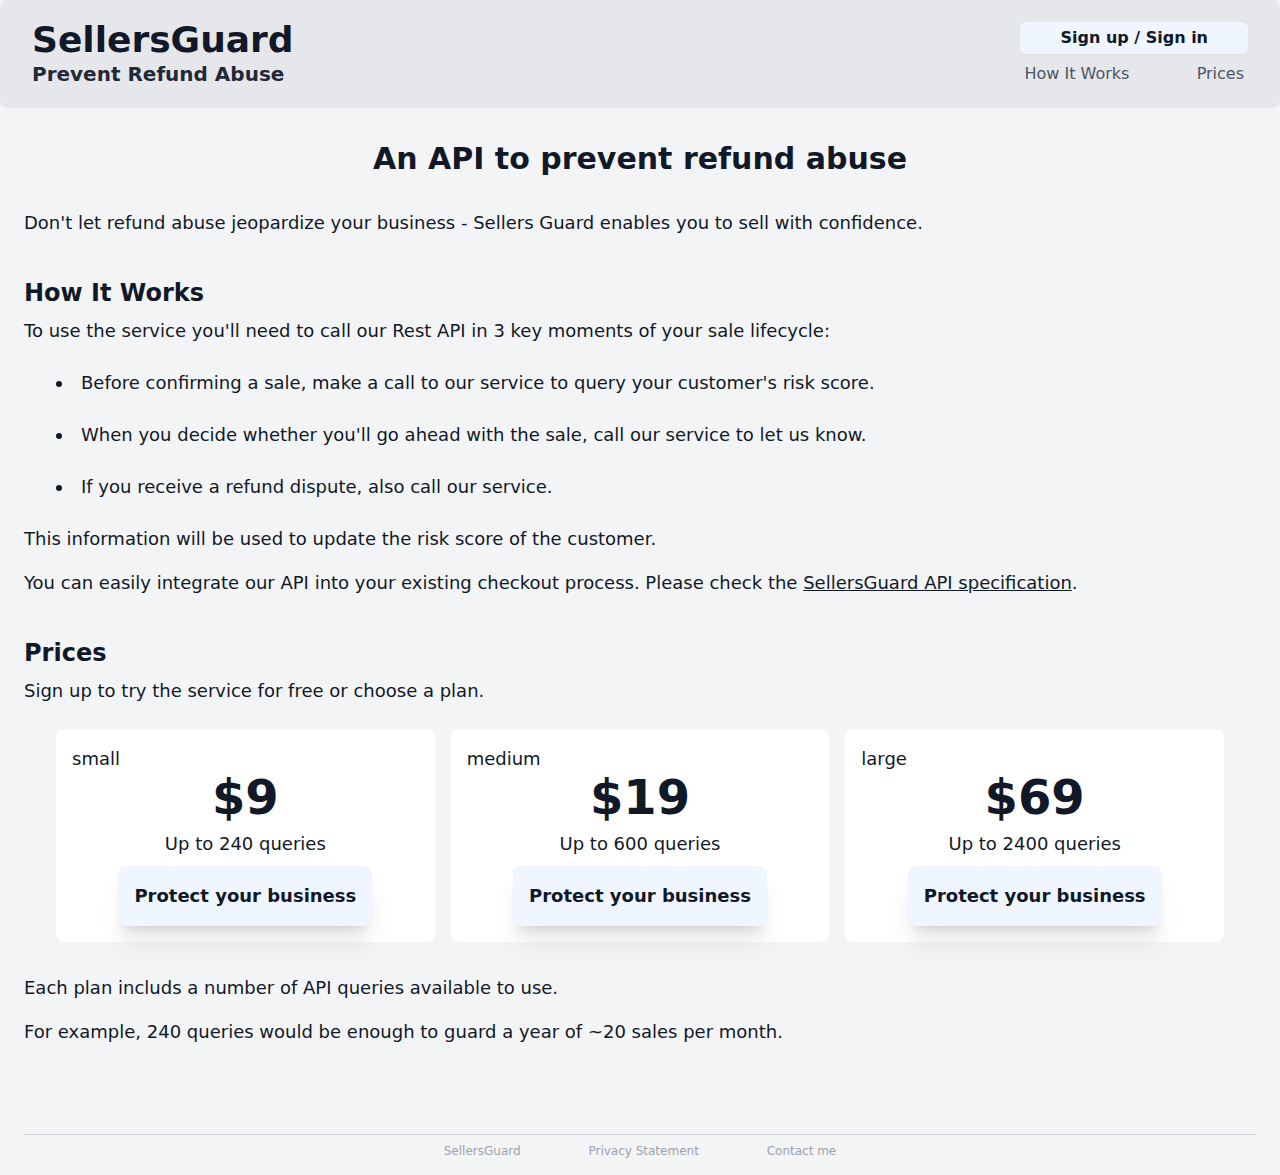
<file: public/index.html>
<!DOCTYPE html>
<html lang="en">

<head>
    <title>SellersGuard - A Service to Prevent Refund Abuse</title>
    <meta name="description" content="SellersGuard - Reduce the risk of fraudulent refunds. For creators and developers selling products and services online." />
    <meta charSet="utf-8" />
    <link rel="canonical" href="https://sellersguard.com" />
    <link href="css/sellersguard.css" rel="stylesheet">
    <meta name="viewport" content="width=device-width, initial-scale=1.0">
</head>

<!-- Google tag (gtag.js) -->
<script async src="https://www.googletagmanager.com/gtag/js?id=G-EXG537G2L2"></script>
<script>
    window.dataLayer = window.dataLayer || [];
    function gtag() { dataLayer.push(arguments); }
    gtag('js', new Date());

    gtag('config', 'G-EXG537G2L2');
</script>

<header class="fixed top-0 left-0 right-0 bg-gray-200 text-gray-900  py-3 sm:py-5  px-2 sm:px-8  flex items-center justify-between rounded-lg">
    <div>
        <p class="text-3xl sm:text-4xl font-bold">SellersGuard</p>
        <p class="text-lg  sm:text-xl   font-bold text-gray-800">Prevent Refund Abuse</p>
    </div>
    <div >
        <div>
            <button id="loginButton" class="px-3 sm:px-10 py-1 font-bold rounded-md shadow-sm bg-blue-50 hover:bg-blue-100" href="/login"> 
                Sign up / Sign in
            </button>
        </div>
        <div class="mt-2 text-sm sm:text-base text-gray-600 flex justify-between">
            <a class="px-1" href="#how-it-works">How It Works</a>
            <a class="px-1" href="#prices">Prices</a>
        </div>
    </div>
</header>

<body class="bg-gray-100 text-gray-900 px-6">
    <div id="intro" class="container mx-auto py-8   text-lg">
        <br><br><br>

        <p class="mb-8 text-center font-bold  text-2xl sm:text-3xl">An API to prevent refund abuse</p>

        <p class="mb-8">Don't let refund abuse jeopardize your business - Sellers Guard enables you to sell with
            confidence.</p>

        <section id="how-it-works">
            <h1 class="mb-2 mt-10 font-bold text-xl sm:text-2xl">How It Works</h1>
            <ul class="list-disc list-inside">
                <p  class="mb-6">To use the service you'll need to call our Rest API in 3 key moments of your sale lifecycle:</p>
                <li class="mb-6 px-8">Before confirming a sale, make a call to our service to query your customer's risk score.</li>
                <li class="mb-6 px-8">When you decide whether you'll go ahead with the sale, call our service to let us know.</li>
                <li class="mb-6 px-8">If you receive a refund dispute, also call our service.</li>
                <p  class="mb-4">This information will be used to update the risk score of the customer.</p>
                <p  class="mb-6">You can easily integrate our API into your existing checkout process. Please check the <a class="underline hover:to-blue-900" href="/api-docs">SellersGuard API specification</a>.</p>
            </ul>
        </section>

        <section id="prices">
            <h1 class="mb-2 mt-10 font-bold text-xl sm:text-2xl">Prices</h1>
            <p class="mb-6">Sign up to try the service for free or choose a plan.</p>
            <div class="grid  sm:grid-cols-3 gap-4  mx-8">
                <div class="bg-white rounded-lg p-4">
                    <div class="text-center">
                        <p class="text-base sm:text-lg text-start">small</p>
                        <p>
                            <span class="text-5xl font-bold">$9</span>
                        </p>
                        <p class="text-base sm:text-lg my-2">Up to 240 queries</p>
                        <!-- <p class="text-base sm:text-lg mb-2">(~20 per month)</p> -->
                        <button id="buySmallButton" class="p-4 font-bold text-center rounded-lg shadow-xl bg-blue-50 hover:bg-blue-100">
                            Protect your business
                        </button>
                    </div>
                </div>
                <div class="bg-white rounded-lg p-4">
                    <div class="text-center">
                        <p class="text-base sm:text-lg text-start">medium</p>
                        <p>
                            <span class="text-5xl font-bold">$19</span>
                        </p>
                        <p class="text-base sm:text-lg my-2">Up to 600 queries</p>
                        <!-- <p class="text-base sm:text-lg mb-2">(~50 per month)</p> -->
                        <button id="buyMediumButton" class="p-4 font-bold text-center rounded-lg shadow-xl bg-blue-50 hover:bg-blue-100">
                            Protect your business
                        </button>
                    </div>
                </div>
                <div class="bg-white rounded-lg p-4">
                    <div class="text-center">
                        <p class="text-base sm:text-lg text-start">large</p>
                        <p>
                            <span class="text-5xl font-bold">$69</span>
                        </p>
                        <p class="text-base sm:text-lg my-2">Up to 2400 queries</p>
                        <!-- <p class="text-base sm:text-lg mb-2">(~200 per month)</p> -->
                        <button id="buyLargeButton" class="p-4 font-bold text-center rounded-lg shadow-xl bg-blue-50 hover:bg-blue-100">
                            Protect your business
                        </button>
                    </div>
                </div>
            </div>
            <p class="mt-8">Each plan includs a number of API queries available to use.</p>
            <p class="mt-4">For example, 240 queries would be enough to guard a year of ~20 sales per month.</p>
        </section>
    </div>
</body>

<footer class="bg-gray-100 py-4 mt-10">
    <div class="border-t border-gray-300 pt-2">
        <p class="text-xs text-center text-gray-400">
            <a href="/">SellersGuard</a>
            <span class="px-8"></span>
            <a href="privacy.html">Privacy Statement</a>
            <span class="px-8"></span>
            <a href="https://x.com/c_cerchi">Contact me</a>
        </p>
    </div>
</footer>

<script type="text/javascript">
    document.getElementById("loginButton").onclick = function () {
        location.href = "/login";
    };
    document.getElementById("buySmallButton").onclick = function () {
        location.href = "/login?cp=plan-s";
    };
    document.getElementById("buyMediumButton").onclick = function () {
        location.href = "/login?cp=plan-m";
    };
    document.getElementById("buyLargeButton").onclick = function () {
        location.href = "/login?cp=plan-l";
    };
</script>

</html>
</file>
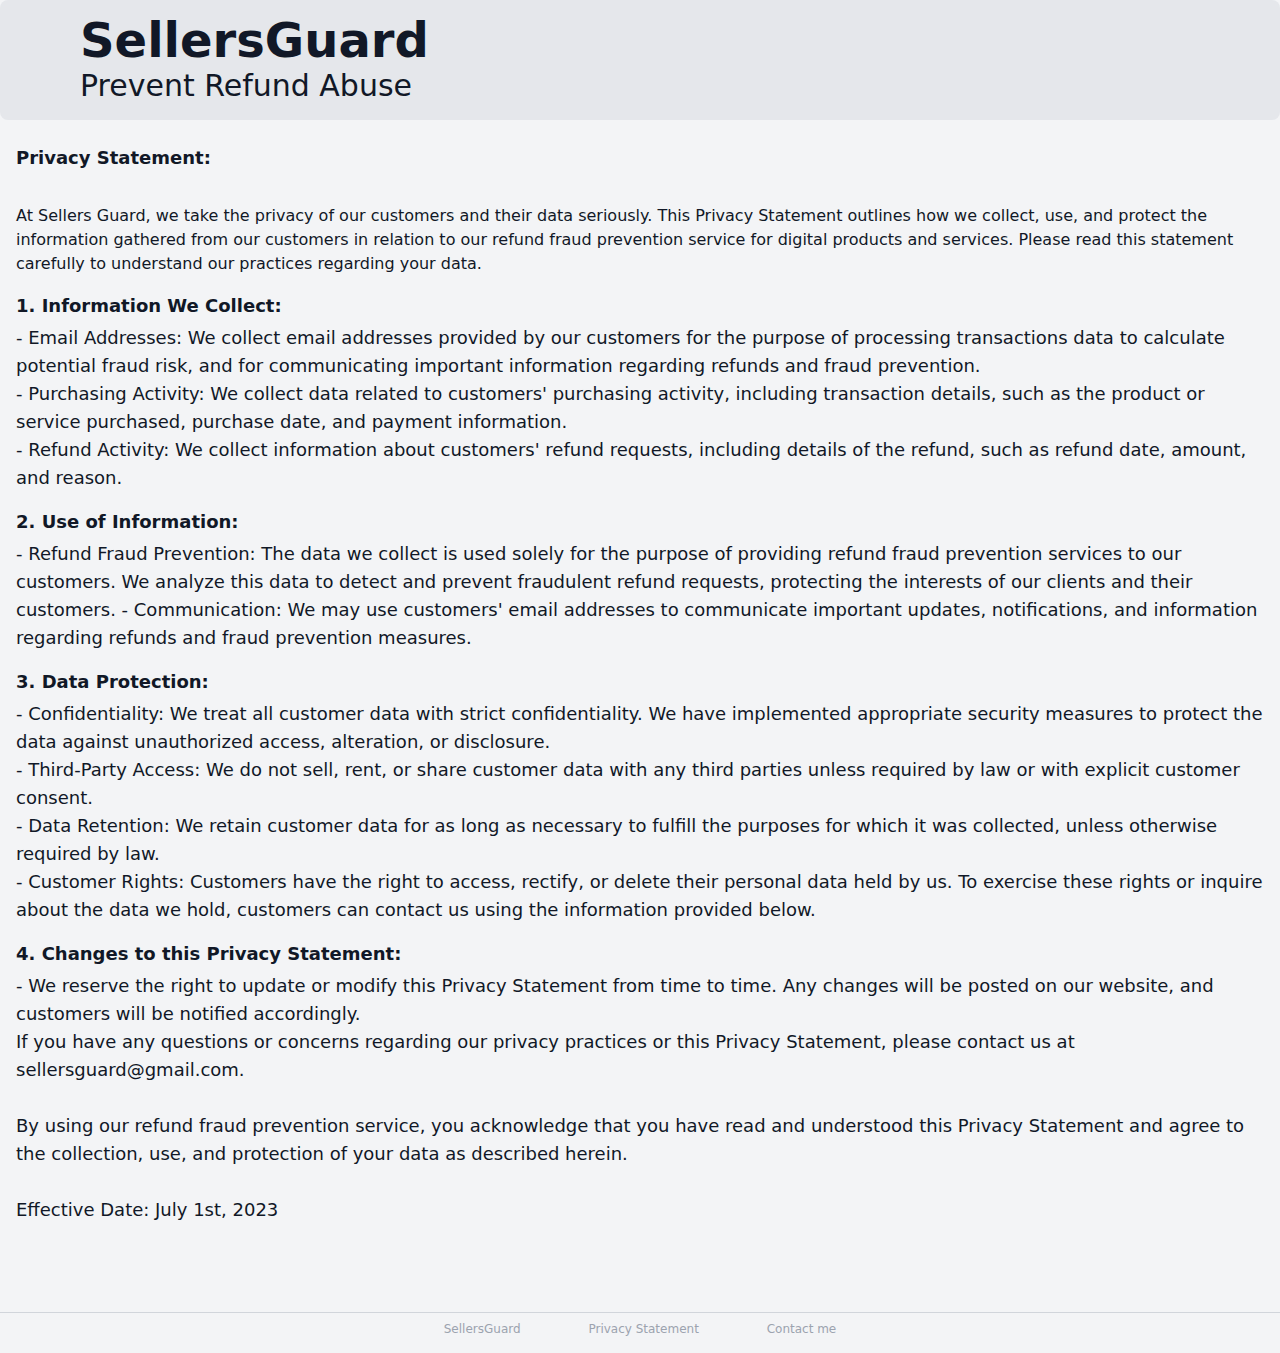
<file: public/privacy.html>
<!DOCTYPE html>
<html lang="en">

<head>
    <title>SellersGuard Privacy Statement</title>
    <meta name="description" content="SellersGuard - Privacy Statement" />
    <meta charSet="utf-8" />
    <link rel="canonical" href="https://sellersguard.com" />
    <link href="css/sellersguard.css" rel="stylesheet">
    <meta name="viewport" content="width=device-width, initial-scale=1.0">
</head>

<!-- Google tag (gtag.js) -->
<script async src="https://www.googletagmanager.com/gtag/js?id=G-EXG537G2L2"></script>
<script>
    window.dataLayer = window.dataLayer || [];
    function gtag() { dataLayer.push(arguments); }
    gtag('js', new Date());

    gtag('config', 'G-EXG537G2L2');
</script>

<header
    class="fixed top-0 left-0 right-0 bg-gray-200 text-gray-900 py-4 px-20 flex items-center justify-between rounded-lg">
    <div>
        <h1 class="text-5xl mx-auto font-bold mb-1 ">SellersGuard</h1>
        <p class="text-3xl mx-auto ">Prevent Refund Abuse</p>
    </div>
</header>

<body class="bg-gray-100 text-gray-900">
    <div class="container mx-auto px-4 py-8">
        <h1 class="text-5xl font-bold mb-1 text-center">SellersGuard</h1>
        <p class="text-3xl mb-6 text-center">Prevent Refund Abuse</p>

        <p class="text-lg font-bold mb-6">Privacy Statement:</p>
        <p class="text-lg mb-8"></p>
        At Sellers Guard, we take the privacy of our customers and their data seriously. This Privacy Statement outlines
        how we collect, use, and protect the information gathered from our customers in relation to our refund fraud prevention
        service for digital products and services. Please read this statement carefully to understand our practices regarding
        your data.
        
        
        <p class="text-lg font-bold mt-4 mb-1">1. Information We Collect:</p>
        <p class="text-lg">
        - Email Addresses: We collect email addresses provided by our customers for the purpose of processing transactions data  
        to calculate potential fraud risk, and for communicating important information regarding refunds and fraud prevention. <br>
        - Purchasing Activity: We collect data related to customers' purchasing activity, including transaction details, such as
        the product or service purchased, purchase date, and payment information. <br>
        - Refund Activity: We collect information about customers' refund requests, including details of the refund, such as
        refund date, amount, and reason.
        </p>
        
        <p class="text-lg font-bold mt-4 mb-1">2. Use of Information:</p>
        <p class="text-lg">
        - Refund Fraud Prevention: The data we collect is used solely for the purpose of providing refund fraud prevention
        services to our customers. We analyze this data to detect and prevent fraudulent refund requests, protecting the
        interests of our clients and their customers.
        - Communication: We may use customers' email addresses to communicate important updates, notifications, and information
        regarding refunds and fraud prevention measures.
        </p>
        
        <p class="text-lg font-bold mt-4 mb-1">3. Data Protection:</p>
        <p class="text-lg">
        - Confidentiality: We treat all customer data with strict confidentiality. We have implemented appropriate security
        measures to protect the data against unauthorized access, alteration, or disclosure. <br>
        - Third-Party Access: We do not sell, rent, or share customer data with any third parties unless required by law or with
        explicit customer consent. <br>
        - Data Retention: We retain customer data for as long as necessary to fulfill the purposes for which it was collected,
        unless otherwise required by law. <br>
        - Customer Rights: Customers have the right to access, rectify, or delete their personal data held by us. To exercise
        these rights or inquire about the data we hold, customers can contact us using the information provided below.
        </p>
        
        <p class="text-lg font-bold mt-4 mb-1">4. Changes to this Privacy Statement:</p>
        <p class="text-lg">
        - We reserve the right to update or modify this Privacy Statement from time to time. Any changes will be posted on our
        website, and customers will be notified accordingly.
        </p>
        
        <p class="text-lg">
        If you have any questions or concerns regarding our privacy practices or this Privacy Statement, please contact us at
        sellersguard@gmail.com.<br><br>
        </p>
        
        <p class="text-lg">
        By using our refund fraud prevention service, you acknowledge that you have read and understood this Privacy Statement
        and agree to the collection, use, and protection of your data as described herein.<br><br>
        </p>
        
        <p class="text-lg">
        Effective Date: July 1st, 2023
        </p>


    </div>
</body>

<footer class="bg-gray-100 py-4 mt-10">
    <div class="border-t border-gray-300 pt-2">
        <p class="text-xs text-center text-gray-400">
            <a href="/">SellersGuard</a>
            <span class="px-8"></span>
            <a href="privacy.html">Privacy Statement</a>
            <span class="px-8"></span>
            <a href="https://x.com/c_cerchi">Contact me</a>
        </p>
    </div>
</footer>

</html>
</file>
<file: public/css/sellersguard.css>
/*
! tailwindcss v3.3.3 | MIT License | https://tailwindcss.com
*/

/*
1. Prevent padding and border from affecting element width. (https://github.com/mozdevs/cssremedy/issues/4)
2. Allow adding a border to an element by just adding a border-width. (https://github.com/tailwindcss/tailwindcss/pull/116)
*/

*,
::before,
::after {
  box-sizing: border-box;
  /* 1 */
  border-width: 0;
  /* 2 */
  border-style: solid;
  /* 2 */
  border-color: #e5e7eb;
  /* 2 */
}

::before,
::after {
  --tw-content: '';
}

/*
1. Use a consistent sensible line-height in all browsers.
2. Prevent adjustments of font size after orientation changes in iOS.
3. Use a more readable tab size.
4. Use the user's configured `sans` font-family by default.
5. Use the user's configured `sans` font-feature-settings by default.
6. Use the user's configured `sans` font-variation-settings by default.
*/

html {
  line-height: 1.5;
  /* 1 */
  -webkit-text-size-adjust: 100%;
  /* 2 */
  -moz-tab-size: 4;
  /* 3 */
  -o-tab-size: 4;
     tab-size: 4;
  /* 3 */
  font-family: ui-sans-serif, system-ui, -apple-system, BlinkMacSystemFont, "Segoe UI", Roboto, "Helvetica Neue", Arial, "Noto Sans", sans-serif, "Apple Color Emoji", "Segoe UI Emoji", "Segoe UI Symbol", "Noto Color Emoji";
  /* 4 */
  font-feature-settings: normal;
  /* 5 */
  font-variation-settings: normal;
  /* 6 */
}

/*
1. Remove the margin in all browsers.
2. Inherit line-height from `html` so users can set them as a class directly on the `html` element.
*/

body {
  margin: 0;
  /* 1 */
  line-height: inherit;
  /* 2 */
}

/*
1. Add the correct height in Firefox.
2. Correct the inheritance of border color in Firefox. (https://bugzilla.mozilla.org/show_bug.cgi?id=190655)
3. Ensure horizontal rules are visible by default.
*/

hr {
  height: 0;
  /* 1 */
  color: inherit;
  /* 2 */
  border-top-width: 1px;
  /* 3 */
}

/*
Add the correct text decoration in Chrome, Edge, and Safari.
*/

abbr:where([title]) {
  -webkit-text-decoration: underline dotted;
          text-decoration: underline dotted;
}

/*
Remove the default font size and weight for headings.
*/

h1,
h2,
h3,
h4,
h5,
h6 {
  font-size: inherit;
  font-weight: inherit;
}

/*
Reset links to optimize for opt-in styling instead of opt-out.
*/

a {
  color: inherit;
  text-decoration: inherit;
}

/*
Add the correct font weight in Edge and Safari.
*/

b,
strong {
  font-weight: bolder;
}

/*
1. Use the user's configured `mono` font family by default.
2. Correct the odd `em` font sizing in all browsers.
*/

code,
kbd,
samp,
pre {
  font-family: ui-monospace, SFMono-Regular, Menlo, Monaco, Consolas, "Liberation Mono", "Courier New", monospace;
  /* 1 */
  font-size: 1em;
  /* 2 */
}

/*
Add the correct font size in all browsers.
*/

small {
  font-size: 80%;
}

/*
Prevent `sub` and `sup` elements from affecting the line height in all browsers.
*/

sub,
sup {
  font-size: 75%;
  line-height: 0;
  position: relative;
  vertical-align: baseline;
}

sub {
  bottom: -0.25em;
}

sup {
  top: -0.5em;
}

/*
1. Remove text indentation from table contents in Chrome and Safari. (https://bugs.chromium.org/p/chromium/issues/detail?id=999088, https://bugs.webkit.org/show_bug.cgi?id=201297)
2. Correct table border color inheritance in all Chrome and Safari. (https://bugs.chromium.org/p/chromium/issues/detail?id=935729, https://bugs.webkit.org/show_bug.cgi?id=195016)
3. Remove gaps between table borders by default.
*/

table {
  text-indent: 0;
  /* 1 */
  border-color: inherit;
  /* 2 */
  border-collapse: collapse;
  /* 3 */
}

/*
1. Change the font styles in all browsers.
2. Remove the margin in Firefox and Safari.
3. Remove default padding in all browsers.
*/

button,
input,
optgroup,
select,
textarea {
  font-family: inherit;
  /* 1 */
  font-feature-settings: inherit;
  /* 1 */
  font-variation-settings: inherit;
  /* 1 */
  font-size: 100%;
  /* 1 */
  font-weight: inherit;
  /* 1 */
  line-height: inherit;
  /* 1 */
  color: inherit;
  /* 1 */
  margin: 0;
  /* 2 */
  padding: 0;
  /* 3 */
}

/*
Remove the inheritance of text transform in Edge and Firefox.
*/

button,
select {
  text-transform: none;
}

/*
1. Correct the inability to style clickable types in iOS and Safari.
2. Remove default button styles.
*/

button,
[type='button'],
[type='reset'],
[type='submit'] {
  -webkit-appearance: button;
  /* 1 */
  background-color: transparent;
  /* 2 */
  background-image: none;
  /* 2 */
}

/*
Use the modern Firefox focus style for all focusable elements.
*/

:-moz-focusring {
  outline: auto;
}

/*
Remove the additional `:invalid` styles in Firefox. (https://github.com/mozilla/gecko-dev/blob/2f9eacd9d3d995c937b4251a5557d95d494c9be1/layout/style/res/forms.css#L728-L737)
*/

:-moz-ui-invalid {
  box-shadow: none;
}

/*
Add the correct vertical alignment in Chrome and Firefox.
*/

progress {
  vertical-align: baseline;
}

/*
Correct the cursor style of increment and decrement buttons in Safari.
*/

::-webkit-inner-spin-button,
::-webkit-outer-spin-button {
  height: auto;
}

/*
1. Correct the odd appearance in Chrome and Safari.
2. Correct the outline style in Safari.
*/

[type='search'] {
  -webkit-appearance: textfield;
  /* 1 */
  outline-offset: -2px;
  /* 2 */
}

/*
Remove the inner padding in Chrome and Safari on macOS.
*/

::-webkit-search-decoration {
  -webkit-appearance: none;
}

/*
1. Correct the inability to style clickable types in iOS and Safari.
2. Change font properties to `inherit` in Safari.
*/

::-webkit-file-upload-button {
  -webkit-appearance: button;
  /* 1 */
  font: inherit;
  /* 2 */
}

/*
Add the correct display in Chrome and Safari.
*/

summary {
  display: list-item;
}

/*
Removes the default spacing and border for appropriate elements.
*/

blockquote,
dl,
dd,
h1,
h2,
h3,
h4,
h5,
h6,
hr,
figure,
p,
pre {
  margin: 0;
}

fieldset {
  margin: 0;
  padding: 0;
}

legend {
  padding: 0;
}

ol,
ul,
menu {
  list-style: none;
  margin: 0;
  padding: 0;
}

/*
Reset default styling for dialogs.
*/

dialog {
  padding: 0;
}

/*
Prevent resizing textareas horizontally by default.
*/

textarea {
  resize: vertical;
}

/*
1. Reset the default placeholder opacity in Firefox. (https://github.com/tailwindlabs/tailwindcss/issues/3300)
2. Set the default placeholder color to the user's configured gray 400 color.
*/

input::-moz-placeholder, textarea::-moz-placeholder {
  opacity: 1;
  /* 1 */
  color: #9ca3af;
  /* 2 */
}

input::placeholder,
textarea::placeholder {
  opacity: 1;
  /* 1 */
  color: #9ca3af;
  /* 2 */
}

/*
Set the default cursor for buttons.
*/

button,
[role="button"] {
  cursor: pointer;
}

/*
Make sure disabled buttons don't get the pointer cursor.
*/

:disabled {
  cursor: default;
}

/*
1. Make replaced elements `display: block` by default. (https://github.com/mozdevs/cssremedy/issues/14)
2. Add `vertical-align: middle` to align replaced elements more sensibly by default. (https://github.com/jensimmons/cssremedy/issues/14#issuecomment-634934210)
   This can trigger a poorly considered lint error in some tools but is included by design.
*/

img,
svg,
video,
canvas,
audio,
iframe,
embed,
object {
  display: block;
  /* 1 */
  vertical-align: middle;
  /* 2 */
}

/*
Constrain images and videos to the parent width and preserve their intrinsic aspect ratio. (https://github.com/mozdevs/cssremedy/issues/14)
*/

img,
video {
  max-width: 100%;
  height: auto;
}

/* Make elements with the HTML hidden attribute stay hidden by default */

[hidden] {
  display: none;
}

*, ::before, ::after {
  --tw-border-spacing-x: 0;
  --tw-border-spacing-y: 0;
  --tw-translate-x: 0;
  --tw-translate-y: 0;
  --tw-rotate: 0;
  --tw-skew-x: 0;
  --tw-skew-y: 0;
  --tw-scale-x: 1;
  --tw-scale-y: 1;
  --tw-pan-x:  ;
  --tw-pan-y:  ;
  --tw-pinch-zoom:  ;
  --tw-scroll-snap-strictness: proximity;
  --tw-gradient-from-position:  ;
  --tw-gradient-via-position:  ;
  --tw-gradient-to-position:  ;
  --tw-ordinal:  ;
  --tw-slashed-zero:  ;
  --tw-numeric-figure:  ;
  --tw-numeric-spacing:  ;
  --tw-numeric-fraction:  ;
  --tw-ring-inset:  ;
  --tw-ring-offset-width: 0px;
  --tw-ring-offset-color: #fff;
  --tw-ring-color: rgb(59 130 246 / 0.5);
  --tw-ring-offset-shadow: 0 0 #0000;
  --tw-ring-shadow: 0 0 #0000;
  --tw-shadow: 0 0 #0000;
  --tw-shadow-colored: 0 0 #0000;
  --tw-blur:  ;
  --tw-brightness:  ;
  --tw-contrast:  ;
  --tw-grayscale:  ;
  --tw-hue-rotate:  ;
  --tw-invert:  ;
  --tw-saturate:  ;
  --tw-sepia:  ;
  --tw-drop-shadow:  ;
  --tw-backdrop-blur:  ;
  --tw-backdrop-brightness:  ;
  --tw-backdrop-contrast:  ;
  --tw-backdrop-grayscale:  ;
  --tw-backdrop-hue-rotate:  ;
  --tw-backdrop-invert:  ;
  --tw-backdrop-opacity:  ;
  --tw-backdrop-saturate:  ;
  --tw-backdrop-sepia:  ;
}

::backdrop {
  --tw-border-spacing-x: 0;
  --tw-border-spacing-y: 0;
  --tw-translate-x: 0;
  --tw-translate-y: 0;
  --tw-rotate: 0;
  --tw-skew-x: 0;
  --tw-skew-y: 0;
  --tw-scale-x: 1;
  --tw-scale-y: 1;
  --tw-pan-x:  ;
  --tw-pan-y:  ;
  --tw-pinch-zoom:  ;
  --tw-scroll-snap-strictness: proximity;
  --tw-gradient-from-position:  ;
  --tw-gradient-via-position:  ;
  --tw-gradient-to-position:  ;
  --tw-ordinal:  ;
  --tw-slashed-zero:  ;
  --tw-numeric-figure:  ;
  --tw-numeric-spacing:  ;
  --tw-numeric-fraction:  ;
  --tw-ring-inset:  ;
  --tw-ring-offset-width: 0px;
  --tw-ring-offset-color: #fff;
  --tw-ring-color: rgb(59 130 246 / 0.5);
  --tw-ring-offset-shadow: 0 0 #0000;
  --tw-ring-shadow: 0 0 #0000;
  --tw-shadow: 0 0 #0000;
  --tw-shadow-colored: 0 0 #0000;
  --tw-blur:  ;
  --tw-brightness:  ;
  --tw-contrast:  ;
  --tw-grayscale:  ;
  --tw-hue-rotate:  ;
  --tw-invert:  ;
  --tw-saturate:  ;
  --tw-sepia:  ;
  --tw-drop-shadow:  ;
  --tw-backdrop-blur:  ;
  --tw-backdrop-brightness:  ;
  --tw-backdrop-contrast:  ;
  --tw-backdrop-grayscale:  ;
  --tw-backdrop-hue-rotate:  ;
  --tw-backdrop-invert:  ;
  --tw-backdrop-opacity:  ;
  --tw-backdrop-saturate:  ;
  --tw-backdrop-sepia:  ;
}

.container {
  width: 100%;
}

@media (min-width: 640px) {
  .container {
    max-width: 640px;
  }
}

@media (min-width: 768px) {
  .container {
    max-width: 768px;
  }
}

@media (min-width: 1024px) {
  .container {
    max-width: 1024px;
  }
}

@media (min-width: 1280px) {
  .container {
    max-width: 1280px;
  }
}

@media (min-width: 1536px) {
  .container {
    max-width: 1536px;
  }
}

.pointer-events-none {
  pointer-events: none;
}

.fixed {
  position: fixed;
}

.absolute {
  position: absolute;
}

.relative {
  position: relative;
}

.sticky {
  position: sticky;
}

.inset-0 {
  inset: 0px;
}

.inset-1 {
  inset: 0.25rem;
}

.left-0 {
  left: 0px;
}

.right-0 {
  right: 0px;
}

.top-0 {
  top: 0px;
}

.isolate {
  isolation: isolate;
}

.-z-10 {
  z-index: -10;
}

.z-10 {
  z-index: 10;
}

.z-20 {
  z-index: 20;
}

.z-50 {
  z-index: 50;
}

.mx-4 {
  margin-left: 1rem;
  margin-right: 1rem;
}

.mx-8 {
  margin-left: 2rem;
  margin-right: 2rem;
}

.mx-auto {
  margin-left: auto;
  margin-right: auto;
}

.my-1 {
  margin-top: 0.25rem;
  margin-bottom: 0.25rem;
}

.my-2 {
  margin-top: 0.5rem;
  margin-bottom: 0.5rem;
}

.my-4 {
  margin-top: 1rem;
  margin-bottom: 1rem;
}

.my-8 {
  margin-top: 2rem;
  margin-bottom: 2rem;
}

.-mt-2 {
  margin-top: -0.5rem;
}

.mb-0 {
  margin-bottom: 0px;
}

.mb-0\.5 {
  margin-bottom: 0.125rem;
}

.mb-1 {
  margin-bottom: 0.25rem;
}

.mb-12 {
  margin-bottom: 3rem;
}

.mb-16 {
  margin-bottom: 4rem;
}

.mb-2 {
  margin-bottom: 0.5rem;
}

.mb-3 {
  margin-bottom: 0.75rem;
}

.mb-4 {
  margin-bottom: 1rem;
}

.mb-6 {
  margin-bottom: 1.5rem;
}

.mb-8 {
  margin-bottom: 2rem;
}

.ml-4 {
  margin-left: 1rem;
}

.mt-10 {
  margin-top: 2.5rem;
}

.mt-12 {
  margin-top: 3rem;
}

.mt-14 {
  margin-top: 3.5rem;
}

.mt-2 {
  margin-top: 0.5rem;
}

.mt-20 {
  margin-top: 5rem;
}

.mt-4 {
  margin-top: 1rem;
}

.mt-6 {
  margin-top: 1.5rem;
}

.mt-8 {
  margin-top: 2rem;
}

.block {
  display: block;
}

.inline-block {
  display: inline-block;
}

.inline {
  display: inline;
}

.flex {
  display: flex;
}

.grid {
  display: grid;
}

.hidden {
  display: none;
}

.aspect-video {
  aspect-ratio: 16 / 9;
}

.h-10 {
  height: 2.5rem;
}

.h-14 {
  height: 3.5rem;
}

.h-20 {
  height: 5rem;
}

.h-6 {
  height: 1.5rem;
}

.w-10 {
  width: 2.5rem;
}

.w-20 {
  width: 5rem;
}

.w-5 {
  width: 1.25rem;
}

.w-56 {
  width: 14rem;
}

.w-6 {
  width: 1.5rem;
}

.w-auto {
  width: auto;
}

.w-fit {
  width: -moz-fit-content;
  width: fit-content;
}

.w-full {
  width: 100%;
}

.max-w-4xl {
  max-width: 56rem;
}

.max-w-5xl {
  max-width: 64rem;
}

.max-w-6xl {
  max-width: 72rem;
}

.max-w-7xl {
  max-width: 80rem;
}

.max-w-md {
  max-width: 28rem;
}

.flex-1 {
  flex: 1 1 0%;
}

.flex-none {
  flex: none;
}

.flex-shrink {
  flex-shrink: 1;
}

.transform {
  transform: translate(var(--tw-translate-x), var(--tw-translate-y)) rotate(var(--tw-rotate)) skewX(var(--tw-skew-x)) skewY(var(--tw-skew-y)) scaleX(var(--tw-scale-x)) scaleY(var(--tw-scale-y));
}

.cursor-pointer {
  cursor: pointer;
}

.select-none {
  -webkit-user-select: none;
     -moz-user-select: none;
          user-select: none;
}

.list-inside {
  list-style-position: inside;
}

.list-disc {
  list-style-type: disc;
}

.grid-cols-1 {
  grid-template-columns: repeat(1, minmax(0, 1fr));
}

.grid-cols-2 {
  grid-template-columns: repeat(2, minmax(0, 1fr));
}

.flex-col {
  flex-direction: column;
}

.flex-col-reverse {
  flex-direction: column-reverse;
}

.flex-wrap {
  flex-wrap: wrap;
}

.items-center {
  align-items: center;
}

.items-baseline {
  align-items: baseline;
}

.justify-end {
  justify-content: flex-end;
}

.justify-center {
  justify-content: center;
}

.justify-between {
  justify-content: space-between;
}

.gap-1 {
  gap: 0.25rem;
}

.gap-2 {
  gap: 0.5rem;
}

.gap-3 {
  gap: 0.75rem;
}

.gap-4 {
  gap: 1rem;
}

.gap-6 {
  gap: 1.5rem;
}

.gap-8 {
  gap: 2rem;
}

.gap-x-1 {
  -moz-column-gap: 0.25rem;
       column-gap: 0.25rem;
}

.gap-x-3 {
  -moz-column-gap: 0.75rem;
       column-gap: 0.75rem;
}

.gap-x-4 {
  -moz-column-gap: 1rem;
       column-gap: 1rem;
}

.-space-x-52 > :not([hidden]) ~ :not([hidden]) {
  --tw-space-x-reverse: 0;
  margin-right: calc(-13rem * var(--tw-space-x-reverse));
  margin-left: calc(-13rem * calc(1 - var(--tw-space-x-reverse)));
}

.space-y-3 > :not([hidden]) ~ :not([hidden]) {
  --tw-space-y-reverse: 0;
  margin-top: calc(0.75rem * calc(1 - var(--tw-space-y-reverse)));
  margin-bottom: calc(0.75rem * var(--tw-space-y-reverse));
}

.overflow-hidden {
  overflow: hidden;
}

.truncate {
  overflow: hidden;
  text-overflow: ellipsis;
  white-space: nowrap;
}

.whitespace-nowrap {
  white-space: nowrap;
}

.whitespace-pre-line {
  white-space: pre-line;
}

.rounded-2xl {
  border-radius: 1rem;
}

.rounded-3xl {
  border-radius: 1.5rem;
}

.rounded-full {
  border-radius: 9999px;
}

.rounded-lg {
  border-radius: 0.5rem;
}

.rounded-md {
  border-radius: 0.375rem;
}

.rounded-xl {
  border-radius: 0.75rem;
}

.border {
  border-width: 1px;
}

.border-4 {
  border-width: 4px;
}

.border-b {
  border-bottom-width: 1px;
}

.border-t {
  border-top-width: 1px;
}

.border-dotted {
  border-style: dotted;
}

.border-gray-200 {
  --tw-border-opacity: 1;
  border-color: rgb(229 231 235 / var(--tw-border-opacity));
}

.border-gray-300 {
  --tw-border-opacity: 1;
  border-color: rgb(209 213 219 / var(--tw-border-opacity));
}

.border-transparent {
  border-color: transparent;
}

.bg-blue-100 {
  --tw-bg-opacity: 1;
  background-color: rgb(219 234 254 / var(--tw-bg-opacity));
}

.bg-blue-400 {
  --tw-bg-opacity: 1;
  background-color: rgb(96 165 250 / var(--tw-bg-opacity));
}

.bg-blue-50 {
  --tw-bg-opacity: 1;
  background-color: rgb(239 246 255 / var(--tw-bg-opacity));
}

.bg-blue-600 {
  --tw-bg-opacity: 1;
  background-color: rgb(37 99 235 / var(--tw-bg-opacity));
}

.bg-blue-600\/10 {
  background-color: rgb(37 99 235 / 0.1);
}

.bg-blue-600\/95 {
  background-color: rgb(37 99 235 / 0.95);
}

.bg-gray-100 {
  --tw-bg-opacity: 1;
  background-color: rgb(243 244 246 / var(--tw-bg-opacity));
}

.bg-gray-200 {
  --tw-bg-opacity: 1;
  background-color: rgb(229 231 235 / var(--tw-bg-opacity));
}

.bg-gray-600 {
  --tw-bg-opacity: 1;
  background-color: rgb(75 85 99 / var(--tw-bg-opacity));
}

.bg-white {
  --tw-bg-opacity: 1;
  background-color: rgb(255 255 255 / var(--tw-bg-opacity));
}

.bg-white\/50 {
  background-color: rgb(255 255 255 / 0.5);
}

.bg-gradient-to-br {
  background-image: linear-gradient(to bottom right, var(--tw-gradient-stops));
}

.bg-gradient-to-r {
  background-image: linear-gradient(to right, var(--tw-gradient-stops));
}

.from-blue-600 {
  --tw-gradient-from: #2563eb var(--tw-gradient-from-position);
  --tw-gradient-to: rgb(37 99 235 / 0) var(--tw-gradient-to-position);
  --tw-gradient-stops: var(--tw-gradient-from), var(--tw-gradient-to);
}

.from-sky-400 {
  --tw-gradient-from: #38bdf8 var(--tw-gradient-from-position);
  --tw-gradient-to: rgb(56 189 248 / 0) var(--tw-gradient-to-position);
  --tw-gradient-stops: var(--tw-gradient-from), var(--tw-gradient-to);
}

.via-sky-400 {
  --tw-gradient-to: rgb(56 189 248 / 0)  var(--tw-gradient-to-position);
  --tw-gradient-stops: var(--tw-gradient-from), #38bdf8 var(--tw-gradient-via-position), var(--tw-gradient-to);
}

.to-purple-600 {
  --tw-gradient-to: #9333ea var(--tw-gradient-to-position);
}

.to-violet-400 {
  --tw-gradient-to: #a78bfa var(--tw-gradient-to-position);
}

.bg-clip-text {
  -webkit-background-clip: text;
          background-clip: text;
}

.p-1 {
  padding: 0.25rem;
}

.p-10 {
  padding: 2.5rem;
}

.p-4 {
  padding: 1rem;
}

.p-6 {
  padding: 1.5rem;
}

.p-8 {
  padding: 2rem;
}

.px-1 {
  padding-left: 0.25rem;
  padding-right: 0.25rem;
}

.px-10 {
  padding-left: 2.5rem;
  padding-right: 2.5rem;
}

.px-2 {
  padding-left: 0.5rem;
  padding-right: 0.5rem;
}

.px-2\.5 {
  padding-left: 0.625rem;
  padding-right: 0.625rem;
}

.px-20 {
  padding-left: 5rem;
  padding-right: 5rem;
}

.px-3 {
  padding-left: 0.75rem;
  padding-right: 0.75rem;
}

.px-4 {
  padding-left: 1rem;
  padding-right: 1rem;
}

.px-6 {
  padding-left: 1.5rem;
  padding-right: 1.5rem;
}

.px-8 {
  padding-left: 2rem;
  padding-right: 2rem;
}

.py-1 {
  padding-top: 0.25rem;
  padding-bottom: 0.25rem;
}

.py-2 {
  padding-top: 0.5rem;
  padding-bottom: 0.5rem;
}

.py-3 {
  padding-top: 0.75rem;
  padding-bottom: 0.75rem;
}

.py-4 {
  padding-top: 1rem;
  padding-bottom: 1rem;
}

.py-8 {
  padding-top: 2rem;
  padding-bottom: 2rem;
}

.pb-10 {
  padding-bottom: 2.5rem;
}

.pb-4 {
  padding-bottom: 1rem;
}

.pt-2 {
  padding-top: 0.5rem;
}

.pt-20 {
  padding-top: 5rem;
}

.pt-6 {
  padding-top: 1.5rem;
}

.text-center {
  text-align: center;
}

.text-start {
  text-align: start;
}

.font-mono {
  font-family: ui-monospace, SFMono-Regular, Menlo, Monaco, Consolas, "Liberation Mono", "Courier New", monospace;
}

.font-sans {
  font-family: ui-sans-serif, system-ui, -apple-system, BlinkMacSystemFont, "Segoe UI", Roboto, "Helvetica Neue", Arial, "Noto Sans", sans-serif, "Apple Color Emoji", "Segoe UI Emoji", "Segoe UI Symbol", "Noto Color Emoji";
}

.text-2xl {
  font-size: 1.5rem;
  line-height: 2rem;
}

.text-3xl {
  font-size: 1.875rem;
  line-height: 2.25rem;
}

.text-4xl {
  font-size: 2.25rem;
  line-height: 2.5rem;
}

.text-5xl {
  font-size: 3rem;
  line-height: 1;
}

.text-base {
  font-size: 1rem;
  line-height: 1.5rem;
}

.text-lg {
  font-size: 1.125rem;
  line-height: 1.75rem;
}

.text-sm {
  font-size: 0.875rem;
  line-height: 1.25rem;
}

.text-xl {
  font-size: 1.25rem;
  line-height: 1.75rem;
}

.text-xs {
  font-size: 0.75rem;
  line-height: 1rem;
}

.font-bold {
  font-weight: 700;
}

.font-medium {
  font-weight: 500;
}

.font-normal {
  font-weight: 400;
}

.font-semibold {
  font-weight: 600;
}

.leading-5 {
  line-height: 1.25rem;
}

.leading-6 {
  line-height: 1.5rem;
}

.leading-8 {
  line-height: 2rem;
}

.leading-relaxed {
  line-height: 1.625;
}

.tracking-tight {
  letter-spacing: -0.025em;
}

.text-black {
  --tw-text-opacity: 1;
  color: rgb(0 0 0 / var(--tw-text-opacity));
}

.text-blue-600 {
  --tw-text-opacity: 1;
  color: rgb(37 99 235 / var(--tw-text-opacity));
}

.text-gray-400 {
  --tw-text-opacity: 1;
  color: rgb(156 163 175 / var(--tw-text-opacity));
}

.text-gray-500 {
  --tw-text-opacity: 1;
  color: rgb(107 114 128 / var(--tw-text-opacity));
}

.text-gray-500\/70 {
  color: rgb(107 114 128 / 0.7);
}

.text-gray-600 {
  --tw-text-opacity: 1;
  color: rgb(75 85 99 / var(--tw-text-opacity));
}

.text-gray-700 {
  --tw-text-opacity: 1;
  color: rgb(55 65 81 / var(--tw-text-opacity));
}

.text-gray-800 {
  --tw-text-opacity: 1;
  color: rgb(31 41 55 / var(--tw-text-opacity));
}

.text-gray-900 {
  --tw-text-opacity: 1;
  color: rgb(17 24 39 / var(--tw-text-opacity));
}

.text-purple-500 {
  --tw-text-opacity: 1;
  color: rgb(168 85 247 / var(--tw-text-opacity));
}

.text-transparent {
  color: transparent;
}

.text-white {
  --tw-text-opacity: 1;
  color: rgb(255 255 255 / var(--tw-text-opacity));
}

.underline {
  text-decoration-line: underline;
}

.line-through {
  text-decoration-line: line-through;
}

.opacity-40 {
  opacity: 0.4;
}

.shadow-\[0px_1px_3px_0px_\#2d374889\] {
  --tw-shadow: 0px 1px 3px 0px #2d374889;
  --tw-shadow-colored: 0px 1px 3px 0px var(--tw-shadow-color);
  box-shadow: var(--tw-ring-offset-shadow, 0 0 #0000), var(--tw-ring-shadow, 0 0 #0000), var(--tw-shadow);
}

.shadow-md {
  --tw-shadow: 0 4px 6px -1px rgb(0 0 0 / 0.1), 0 2px 4px -2px rgb(0 0 0 / 0.1);
  --tw-shadow-colored: 0 4px 6px -1px var(--tw-shadow-color), 0 2px 4px -2px var(--tw-shadow-color);
  box-shadow: var(--tw-ring-offset-shadow, 0 0 #0000), var(--tw-ring-shadow, 0 0 #0000), var(--tw-shadow);
}

.shadow-sm {
  --tw-shadow: 0 1px 2px 0 rgb(0 0 0 / 0.05);
  --tw-shadow-colored: 0 1px 2px 0 var(--tw-shadow-color);
  box-shadow: var(--tw-ring-offset-shadow, 0 0 #0000), var(--tw-ring-shadow, 0 0 #0000), var(--tw-shadow);
}

.shadow-xl {
  --tw-shadow: 0 20px 25px -5px rgb(0 0 0 / 0.1), 0 8px 10px -6px rgb(0 0 0 / 0.1);
  --tw-shadow-colored: 0 20px 25px -5px var(--tw-shadow-color), 0 8px 10px -6px var(--tw-shadow-color);
  box-shadow: var(--tw-ring-offset-shadow, 0 0 #0000), var(--tw-ring-shadow, 0 0 #0000), var(--tw-shadow);
}

.ring-1 {
  --tw-ring-offset-shadow: var(--tw-ring-inset) 0 0 0 var(--tw-ring-offset-width) var(--tw-ring-offset-color);
  --tw-ring-shadow: var(--tw-ring-inset) 0 0 0 calc(1px + var(--tw-ring-offset-width)) var(--tw-ring-color);
  box-shadow: var(--tw-ring-offset-shadow), var(--tw-ring-shadow), var(--tw-shadow, 0 0 #0000);
}

.ring-2 {
  --tw-ring-offset-shadow: var(--tw-ring-inset) 0 0 0 var(--tw-ring-offset-width) var(--tw-ring-offset-color);
  --tw-ring-shadow: var(--tw-ring-inset) 0 0 0 calc(2px + var(--tw-ring-offset-width)) var(--tw-ring-color);
  box-shadow: var(--tw-ring-offset-shadow), var(--tw-ring-shadow), var(--tw-shadow, 0 0 #0000);
}

.ring-inset {
  --tw-ring-inset: inset;
}

.ring-blue-200 {
  --tw-ring-opacity: 1;
  --tw-ring-color: rgb(191 219 254 / var(--tw-ring-opacity));
}

.ring-blue-600 {
  --tw-ring-opacity: 1;
  --tw-ring-color: rgb(37 99 235 / var(--tw-ring-opacity));
}

.ring-gray-200 {
  --tw-ring-opacity: 1;
  --tw-ring-color: rgb(229 231 235 / var(--tw-ring-opacity));
}

.blur-md {
  --tw-blur: blur(12px);
  filter: var(--tw-blur) var(--tw-brightness) var(--tw-contrast) var(--tw-grayscale) var(--tw-hue-rotate) var(--tw-invert) var(--tw-saturate) var(--tw-sepia) var(--tw-drop-shadow);
}

.drop-shadow-md {
  --tw-drop-shadow: drop-shadow(0 4px 3px rgb(0 0 0 / 0.07)) drop-shadow(0 2px 2px rgb(0 0 0 / 0.06));
  filter: var(--tw-blur) var(--tw-brightness) var(--tw-contrast) var(--tw-grayscale) var(--tw-hue-rotate) var(--tw-invert) var(--tw-saturate) var(--tw-sepia) var(--tw-drop-shadow);
}

.drop-shadow-sm {
  --tw-drop-shadow: drop-shadow(0 1px 1px rgb(0 0 0 / 0.05));
  filter: var(--tw-blur) var(--tw-brightness) var(--tw-contrast) var(--tw-grayscale) var(--tw-hue-rotate) var(--tw-invert) var(--tw-saturate) var(--tw-sepia) var(--tw-drop-shadow);
}

.backdrop-blur-sm {
  --tw-backdrop-blur: blur(4px);
  -webkit-backdrop-filter: var(--tw-backdrop-blur) var(--tw-backdrop-brightness) var(--tw-backdrop-contrast) var(--tw-backdrop-grayscale) var(--tw-backdrop-hue-rotate) var(--tw-backdrop-invert) var(--tw-backdrop-opacity) var(--tw-backdrop-saturate) var(--tw-backdrop-sepia);
          backdrop-filter: var(--tw-backdrop-blur) var(--tw-backdrop-brightness) var(--tw-backdrop-contrast) var(--tw-backdrop-grayscale) var(--tw-backdrop-hue-rotate) var(--tw-backdrop-invert) var(--tw-backdrop-opacity) var(--tw-backdrop-saturate) var(--tw-backdrop-sepia);
}

.transition-colors {
  transition-property: color, background-color, border-color, text-decoration-color, fill, stroke;
  transition-timing-function: cubic-bezier(0.4, 0, 0.2, 1);
  transition-duration: 150ms;
}

.transition-transform {
  transition-property: transform;
  transition-timing-function: cubic-bezier(0.4, 0, 0.2, 1);
  transition-duration: 150ms;
}

.duration-200 {
  transition-duration: 200ms;
}

.duration-300 {
  transition-duration: 300ms;
}

nav {
  position: fixed;
  top: 0;
  left: 0;
  width: 100%;
}

#intro {
  margin-top: 25px;
}

#how-it-works {
  scroll-margin-top: 120px;
}

#prices {
  scroll-margin-top: 120px;
}

ul {
  margin-top: 0;
}

input:checked+label {
  background-color: rgb(219 234 254);
  border-color: rgb(191 219 254);
}

img {
  display: block
}

copybutton:active {
  transform: translateY(2px);
}

.last\:border-none:last-child {
  border-style: none;
}

.hover\:bg-blue-100:hover {
  --tw-bg-opacity: 1;
  background-color: rgb(219 234 254 / var(--tw-bg-opacity));
}

.hover\:bg-blue-500:hover {
  --tw-bg-opacity: 1;
  background-color: rgb(59 130 246 / var(--tw-bg-opacity));
}

.hover\:bg-blue-700:hover {
  --tw-bg-opacity: 1;
  background-color: rgb(29 78 216 / var(--tw-bg-opacity));
}

.hover\:bg-gray-100:hover {
  --tw-bg-opacity: 1;
  background-color: rgb(243 244 246 / var(--tw-bg-opacity));
}

.hover\:bg-gray-50:hover {
  --tw-bg-opacity: 1;
  background-color: rgb(249 250 251 / var(--tw-bg-opacity));
}

.hover\:bg-gray-700:hover {
  --tw-bg-opacity: 1;
  background-color: rgb(55 65 81 / var(--tw-bg-opacity));
}

.hover\:to-blue-900:hover {
  --tw-gradient-to: #1e3a8a var(--tw-gradient-to-position);
}

.hover\:text-blue-500:hover {
  --tw-text-opacity: 1;
  color: rgb(59 130 246 / var(--tw-text-opacity));
}

.hover\:text-gray-800:hover {
  --tw-text-opacity: 1;
  color: rgb(31 41 55 / var(--tw-text-opacity));
}

.hover\:ring-blue-300:hover {
  --tw-ring-opacity: 1;
  --tw-ring-color: rgb(147 197 253 / var(--tw-ring-opacity));
}

.focus-visible\:outline:focus-visible {
  outline-style: solid;
}

.focus-visible\:outline-2:focus-visible {
  outline-width: 2px;
}

.focus-visible\:outline-offset-2:focus-visible {
  outline-offset: 2px;
}

.focus-visible\:outline-blue-600:focus-visible {
  outline-color: #2563eb;
}

.active\:translate-y-2:active {
  --tw-translate-y: 0.5rem;
  transform: translate(var(--tw-translate-x), var(--tw-translate-y)) rotate(var(--tw-rotate)) skewX(var(--tw-skew-x)) skewY(var(--tw-skew-y)) scaleX(var(--tw-scale-x)) scaleY(var(--tw-scale-y));
}

.active\:translate-y-1\/4:active {
  --tw-translate-y: 25%;
  transform: translate(var(--tw-translate-x), var(--tw-translate-y)) rotate(var(--tw-rotate)) skewX(var(--tw-skew-x)) skewY(var(--tw-skew-y)) scaleX(var(--tw-scale-x)) scaleY(var(--tw-scale-y));
}

.active\:-translate-y-0:active {
  --tw-translate-y: -0px;
  transform: translate(var(--tw-translate-x), var(--tw-translate-y)) rotate(var(--tw-rotate)) skewX(var(--tw-skew-x)) skewY(var(--tw-skew-y)) scaleX(var(--tw-scale-x)) scaleY(var(--tw-scale-y));
}

.active\:-translate-y-0\.5:active {
  --tw-translate-y: -0.125rem;
  transform: translate(var(--tw-translate-x), var(--tw-translate-y)) rotate(var(--tw-rotate)) skewX(var(--tw-skew-x)) skewY(var(--tw-skew-y)) scaleX(var(--tw-scale-x)) scaleY(var(--tw-scale-y));
}

.active\:-translate-y-1:active {
  --tw-translate-y: -0.25rem;
  transform: translate(var(--tw-translate-x), var(--tw-translate-y)) rotate(var(--tw-rotate)) skewX(var(--tw-skew-x)) skewY(var(--tw-skew-y)) scaleX(var(--tw-scale-x)) scaleY(var(--tw-scale-y));
}

.active\:-translate-y-1\.5:active {
  --tw-translate-y: -0.375rem;
  transform: translate(var(--tw-translate-x), var(--tw-translate-y)) rotate(var(--tw-rotate)) skewX(var(--tw-skew-x)) skewY(var(--tw-skew-y)) scaleX(var(--tw-scale-x)) scaleY(var(--tw-scale-y));
}

.active\:translate-y-0:active {
  --tw-translate-y: 0px;
  transform: translate(var(--tw-translate-x), var(--tw-translate-y)) rotate(var(--tw-rotate)) skewX(var(--tw-skew-x)) skewY(var(--tw-skew-y)) scaleX(var(--tw-scale-x)) scaleY(var(--tw-scale-y));
}

.active\:translate-y-0\.5:active {
  --tw-translate-y: 0.125rem;
  transform: translate(var(--tw-translate-x), var(--tw-translate-y)) rotate(var(--tw-rotate)) skewX(var(--tw-skew-x)) skewY(var(--tw-skew-y)) scaleX(var(--tw-scale-x)) scaleY(var(--tw-scale-y));
}

.group:hover .group-hover\:translate-x-1 {
  --tw-translate-x: 0.25rem;
  transform: translate(var(--tw-translate-x), var(--tw-translate-y)) rotate(var(--tw-rotate)) skewX(var(--tw-skew-x)) skewY(var(--tw-skew-y)) scaleX(var(--tw-scale-x)) scaleY(var(--tw-scale-y));
}

@media (min-width: 640px) {
  .sm\:mx-0 {
    margin-left: 0px;
    margin-right: 0px;
  }

  .sm\:-mr-2 {
    margin-right: -0.5rem;
  }

  .sm\:mb-1 {
    margin-bottom: 0.25rem;
  }

  .sm\:mt-0 {
    margin-top: 0px;
  }

  .sm\:mt-5 {
    margin-top: 1.25rem;
  }

  .sm\:block {
    display: block;
  }

  .sm\:h-12 {
    height: 3rem;
  }

  .sm\:h-20 {
    height: 5rem;
  }

  .sm\:w-1\/3 {
    width: 33.333333%;
  }

  .sm\:w-12 {
    width: 3rem;
  }

  .sm\:w-2\/3 {
    width: 66.666667%;
  }

  .sm\:grid-cols-3 {
    grid-template-columns: repeat(3, minmax(0, 1fr));
  }

  .sm\:flex-row {
    flex-direction: row;
  }

  .sm\:self-center {
    align-self: center;
  }

  .sm\:rounded-none {
    border-radius: 0px;
  }

  .sm\:rounded-l-lg {
    border-top-left-radius: 0.5rem;
    border-bottom-left-radius: 0.5rem;
  }

  .sm\:p-10 {
    padding: 2.5rem;
  }

  .sm\:px-10 {
    padding-left: 2.5rem;
    padding-right: 2.5rem;
  }

  .sm\:px-4 {
    padding-left: 1rem;
    padding-right: 1rem;
  }

  .sm\:px-8 {
    padding-left: 2rem;
    padding-right: 2rem;
  }

  .sm\:py-5 {
    padding-top: 1.25rem;
    padding-bottom: 1.25rem;
  }

  .sm\:text-2xl {
    font-size: 1.5rem;
    line-height: 2rem;
  }

  .sm\:text-3xl {
    font-size: 1.875rem;
    line-height: 2.25rem;
  }

  .sm\:text-4xl {
    font-size: 2.25rem;
    line-height: 2.5rem;
  }

  .sm\:text-5xl {
    font-size: 3rem;
    line-height: 1;
  }

  .sm\:text-base {
    font-size: 1rem;
    line-height: 1.5rem;
  }

  .sm\:text-lg {
    font-size: 1.125rem;
    line-height: 1.75rem;
  }

  .sm\:text-xl {
    font-size: 1.25rem;
    line-height: 1.75rem;
  }
}

@media (min-width: 768px) {
  .md\:px-6 {
    padding-left: 1.5rem;
    padding-right: 1.5rem;
  }
}

@media (min-width: 1024px) {
  .lg\:mx-0 {
    margin-left: 0px;
    margin-right: 0px;
  }

  .lg\:max-w-none {
    max-width: none;
  }

  .lg\:grid-cols-2 {
    grid-template-columns: repeat(2, minmax(0, 1fr));
  }

  .lg\:rounded-2xl {
    border-radius: 1rem;
  }

  .lg\:rounded-xl {
    border-radius: 0.75rem;
  }

  .lg\:text-\[4rem\] {
    font-size: 4rem;
  }

  .lg\:text-xl {
    font-size: 1.25rem;
    line-height: 1.75rem;
  }

  .lg\:leading-\[4\.6rem\] {
    line-height: 4.6rem;
  }
}

@media (min-width: 1280px) {
  .xl\:mt-10 {
    margin-top: 2.5rem;
  }

  .xl\:p-10 {
    padding: 2.5rem;
  }
}
</file>
